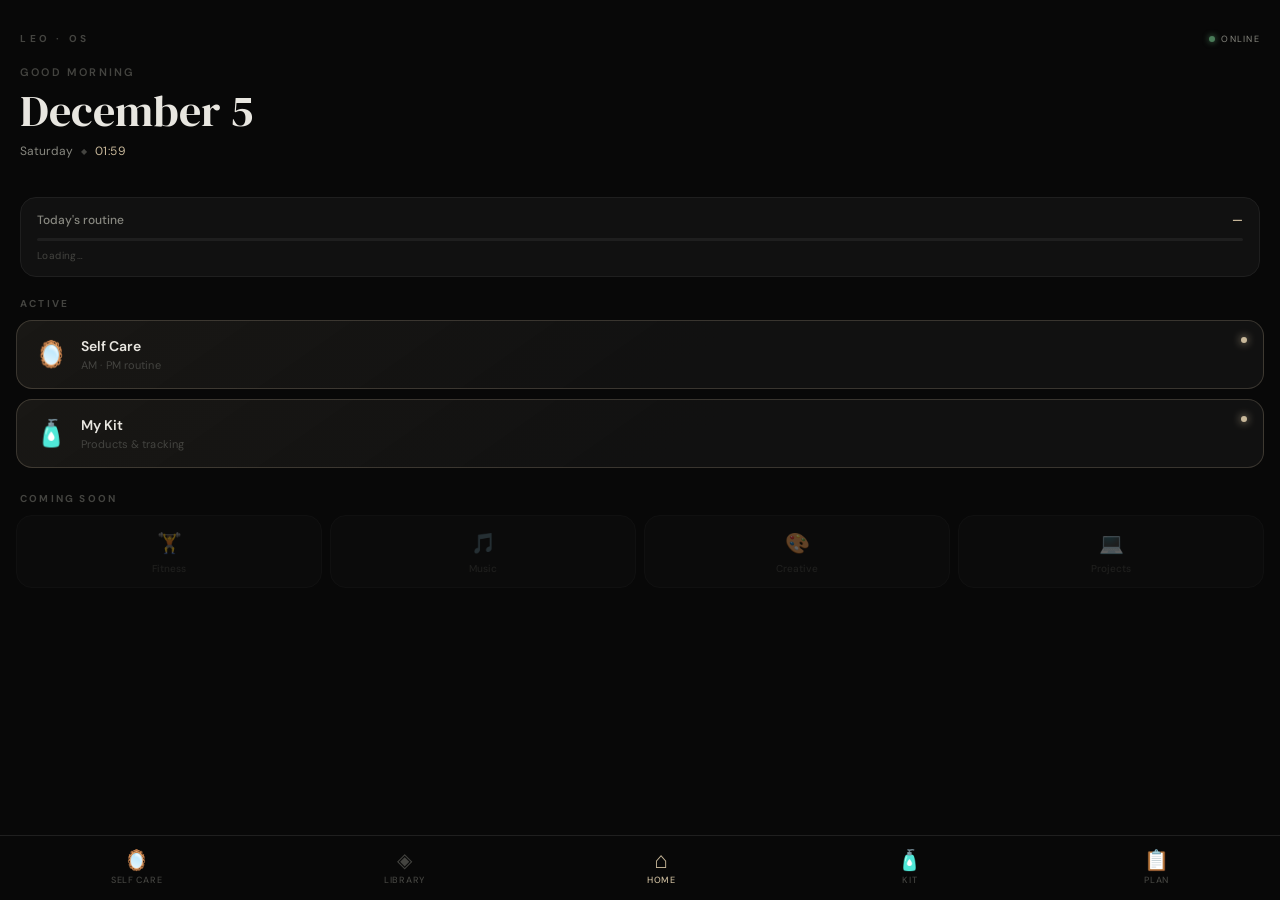
<file: index.html>
<!DOCTYPE html>
<html lang="en">
<head>
<meta charset="UTF-8">
<meta name="viewport" content="width=device-width, initial-scale=1.0, maximum-scale=1.0, user-scalable=no">
<meta name="mobile-web-app-capable" content="yes">
<meta name="apple-mobile-web-app-capable" content="yes">
<meta name="apple-mobile-web-app-status-bar-style" content="black-translucent">
<meta name="apple-mobile-web-app-title" content="LeoOS">
<meta name="theme-color" content="#080808">
<link rel="manifest" href="manifest.json">
<link rel="apple-touch-icon" href="icon.png">
<link rel="preconnect" href="https://fonts.googleapis.com">
<link href="https://fonts.googleapis.com/css2?family=DM+Sans:wght@300;400;500;600;700&family=DM+Serif+Display:ital@0;1&display=swap" rel="stylesheet">
<link rel="stylesheet" href="css/base.css">
<title>LeoOS</title>
<style>
/* ── HOME HUB ONLY ── */
.home-hero{padding:32px 20px 22px}
.home-sysbar{display:flex;align-items:center;justify-content:space-between;margin-bottom:20px}
.home-sys-id{font-size:10px;letter-spacing:0.36em;text-transform:uppercase;color:var(--text3);font-weight:700}
.home-sys-status{display:flex;align-items:center;gap:6px;font-size:9px;letter-spacing:0.14em;text-transform:uppercase;color:var(--text2)}
.sdot{width:6px;height:6px;border-radius:50%;background:var(--green);box-shadow:0 0 6px var(--green)}
.home-greeting{font-size:11px;color:var(--text3);letter-spacing:0.2em;text-transform:uppercase;margin-bottom:12px;font-weight:600}
.home-date{font-family:var(--serif);font-size:44px;color:var(--text);line-height:0.9;margin-bottom:12px}
.home-meta{display:flex;align-items:center;gap:8px;font-size:12px;color:var(--text2)}
.home-meta-sep{color:var(--text3);font-size:8px}
.home-clock{font-variant-numeric:tabular-nums;color:var(--accent);letter-spacing:0.04em}
/* today bar */
.home-today-bar{margin:16px 20px 0;background:var(--bg2);border:0.5px solid var(--border);border-radius:16px;padding:14px 16px;cursor:pointer;transition:all 0.2s}
.home-today-bar:active{transform:scale(0.99);background:var(--bg3)}
.home-today-top{display:flex;align-items:center;justify-content:space-between;margin-bottom:10px}
.home-today-label{font-size:12px;color:var(--text2);font-weight:500}
.home-today-count{font-size:12px;color:var(--accent);font-weight:600}
.home-today-track{height:3px;background:var(--border);border-radius:3px}
.home-today-fill{height:100%;border-radius:3px;background:var(--accent);transition:width 0.6s cubic-bezier(0.4,0,0.2,1)}
.home-today-sub{font-size:10px;color:var(--text3);margin-top:8px;letter-spacing:0.04em}
/* alerts */
.home-alerts{padding:12px 20px 0}
.alert-card{display:flex;align-items:center;gap:10px;padding:10px 14px;background:var(--bg2);border:0.5px solid var(--border);border-radius:12px;margin-bottom:8px;cursor:pointer;transition:all 0.2s}
.alert-card:active{transform:scale(0.98)}
.alert-icon{font-size:15px;flex-shrink:0}
.alert-text{flex:1}
.alert-title{font-size:12px;color:var(--text);font-weight:500}
.alert-sub{font-size:10px;color:var(--text3);margin-top:1px}
.alert-dot{width:7px;height:7px;border-radius:50%;flex-shrink:0}
.alert-dot-empty{background:var(--red)}
.alert-dot-low{background:var(--yellow)}
/* section label */
.home-section-label{font-size:10px;letter-spacing:0.22em;text-transform:uppercase;color:var(--text3);font-weight:700;padding:20px 20px 10px}
/* hub bottom bar */
.hub-bar{display:flex;justify-content:center;align-items:center;padding:14px 0 calc(14px + var(--safe-bot));border-top:0.5px solid var(--border);background:var(--bg);flex-shrink:0}
.hub-home-btn{display:flex;flex-direction:column;align-items:center;gap:4px;background:none;border:none;cursor:pointer;padding:4px 28px;color:var(--accent);font-family:var(--sans)}
.hub-home-icon{font-size:20px;line-height:1}
.hub-home-label{font-size:9px;letter-spacing:0.1em;text-transform:uppercase;font-weight:600;color:var(--accent)}
.home-grid{padding:0 16px 4px;display:grid;grid-template-columns:1fr 1fr;gap:10px}
.home-grid-locked{padding:0 16px 40px;display:grid;grid-template-columns:repeat(4,1fr);gap:8px}
.home-card{position:relative;background:var(--bg2);border:0.5px solid var(--border);border-radius:16px;cursor:pointer;transition:all 0.2s;overflow:hidden}
.home-card:active{transform:scale(0.98);background:var(--bg3)}
.home-card.wide{grid-column:span 2;padding:16px 18px}
.home-card-inner{display:flex;align-items:center;gap:14px}
.home-card-icon{font-size:26px;flex-shrink:0}
.home-card-title{font-size:14px;font-weight:600;color:var(--text);margin-bottom:3px}
.home-card-sub{font-size:11px;color:var(--text3);letter-spacing:0.01em}
.home-card.live{background:linear-gradient(145deg,rgba(200,184,154,0.09) 0%,var(--bg2) 55%);border-color:rgba(200,184,154,0.22)}
.home-card.live::after{content:'';position:absolute;top:16px;right:16px;width:6px;height:6px;border-radius:50%;background:var(--accent);box-shadow:0 0 8px var(--accent)}
.home-card.locked{opacity:0.38;padding:14px 8px 12px;text-align:center;cursor:default}
.home-card.locked .home-card-icon{font-size:20px;display:block;margin-bottom:6px}
.home-card.locked .home-card-title{font-size:10px;color:var(--text3);font-weight:500;margin:0}
</style>
</head>
<body>
<div class="app">
  <div class="page">
    <div class="scroll">

      <div class="home-hero">
        <div class="home-sysbar">
          <div class="home-sys-id">Leo · OS</div>
          <div class="home-sys-status"><span class="sdot"></span>online</div>
        </div>
        <div class="home-greeting">good <span id="timeGreeting">morning</span></div>
        <div class="home-date" id="homeDate"></div>
        <div class="home-meta">
          <span id="homeDay"></span>
          <span class="home-meta-sep">◆</span>
          <span class="home-clock" id="homeClock">--:--</span>
        </div>
      </div>

      <!-- Today's routine progress -->
      <div class="home-today-bar" onclick="location.href='self-care/index.html'">
        <div class="home-today-top">
          <div class="home-today-label">Today's routine</div>
          <div class="home-today-count" id="homeTodayCount">—</div>
        </div>
        <div class="home-today-track">
          <div class="home-today-fill" id="homeTodayFill" style="width:0%"></div>
        </div>
        <div class="home-today-sub" id="homeTodaySub">Loading…</div>
      </div>

      <!-- Alerts -->
      <div id="homeAlerts"></div>

      <!-- Active pillars -->
      <div class="home-section-label">Active</div>
      <div class="home-grid">
        <div class="home-card live wide" onclick="location.href='self-care/index.html'">
          <div class="home-card-inner">
            <span class="home-card-icon">🪞</span>
            <div>
              <div class="home-card-title">Self Care</div>
              <div class="home-card-sub">AM · PM routine</div>
            </div>
          </div>
        </div>
        <div class="home-card live wide" onclick="location.href='self-care/kit.html'">
          <div class="home-card-inner">
            <span class="home-card-icon">🧴</span>
            <div>
              <div class="home-card-title">My Kit</div>
              <div class="home-card-sub">Products & tracking</div>
            </div>
          </div>
        </div>
      </div>

      <!-- Locked pillars -->
      <div class="home-section-label">Coming soon</div>
      <div class="home-grid-locked">
        <div class="home-card locked">
          <div class="home-card-icon">🏋️</div>
          <div class="home-card-title">Fitness</div>
        </div>
        <div class="home-card locked">
          <div class="home-card-icon">🎵</div>
          <div class="home-card-title">Music</div>
        </div>
        <div class="home-card locked">
          <div class="home-card-icon">🎨</div>
          <div class="home-card-title">Creative</div>
        </div>
        <div class="home-card locked">
          <div class="home-card-icon">💻</div>
          <div class="home-card-title">Projects</div>
        </div>
      </div>

    </div>
  </div>
  <nav class="navbar">
    <button class="nav-btn" onclick="location.href='self-care/index.html'"><span class="nav-icon">🪞</span><span class="nav-label">Self Care</span></button>
    <button class="nav-btn" onclick="location.href='self-care/library.html'"><span class="nav-icon">◈</span><span class="nav-label">Library</span></button>
    <button class="nav-btn active" style="pointer-events:none"><span class="nav-icon">⌂</span><span class="nav-label">Home</span></button>
    <button class="nav-btn" onclick="location.href='self-care/kit.html'"><span class="nav-icon">🧴</span><span class="nav-label">Kit</span></button>
    <button class="nav-btn" onclick="location.href='self-care/plan.html'"><span class="nav-icon">📋</span><span class="nav-label">Plan</span></button>
  </nav>
  <div class="toast" id="toast"></div>
</div>

<script src="js/core.js"></script>
<script>
// ── HOME INIT ─────────────────────────────────────────────────────────────────
(function() {
  const h = now.getHours();
  document.getElementById('timeGreeting').textContent = h < 12 ? 'morning' : h < 17 ? 'afternoon' : 'evening';
  document.getElementById('homeDate').textContent = MONTHS[now.getMonth()] + ' ' + now.getDate();
  document.getElementById('homeDay').textContent = todayFull;
  startClock();
  loadTodayProgress();
  loadAlerts();
})();

let _clockTimer;
function startClock() {
  const tick = () => {
    const el = document.getElementById('homeClock');
    if (!el) return;
    const d = new Date();
    el.textContent = String(d.getHours()).padStart(2,'0') + ':' + String(d.getMinutes()).padStart(2,'0');
  };
  tick();
  _clockTimer = setInterval(tick, 10000);
}

async function loadTodayProgress() {
  const countEl = document.getElementById('homeTodayCount');
  const fillEl  = document.getElementById('homeTodayFill');
  const subEl   = document.getElementById('homeTodaySub');
  try {
    const schedules = await api('schedules', '?is_active=eq.true&limit=1');
    const sched = schedules?.[0];
    if (!sched) { subEl.textContent = 'No schedule set up yet'; countEl.textContent = ''; return; }
    const allSessions = await api('schedule_sessions', `?schedule_id=eq.${sched.id}&order=display_order.asc`);
    const d = new Date(), dow = d.getDay(), dom = d.getDate(), dateStr = getDateStr(d);
    const sessions = (allSessions || []).filter(s => {
      if (s.rule_type === 'daily')   return true;
      if (s.rule_type === 'weekly')  return (s.rule_days || []).includes(dow);
      if (s.rule_type === 'monthly') return dom === s.rule_day_of_month;
      if (s.rule_type === 'once')    return s.rule_date === dateStr;
      return false;
    });
    if (!sessions.length) { subEl.textContent = 'Free day — nothing scheduled'; countEl.textContent = ''; fillEl.style.width = '0%'; return; }
    let total = 0, done = 0, names = [];
    for (const session of sessions) {
      const items = await api('session_items', `?session_id=eq.${session.id}&order=order_index.asc`).catch(() => []);
      for (const item of items || []) {
        if (item.item_type === 'routine' && item.routine_id) {
          const rcs = await api('routine_care_steps', `?routine_id=eq.${item.routine_id}&order=order_index.asc&select=order_index,care_steps(name)`).catch(() => []);
          (rcs || []).forEach(s => names.push(s.care_steps?.name));
        } else if (item.item_type === 'step') { names.push(item.step_name); }
      }
      const log = await api('tracker_log', `?date=eq.${dateStr}&session_id=eq.${session.id}`).catch(() => []);
      const doneSet = new Set((log || []).filter(e => e.checked).map(e => e.step_name));
      done  += names.filter(n => doneSet.has(n)).length;
      total += names.length;
    }
    const pct = total > 0 ? Math.round(done / total * 100) : 0;
    countEl.textContent = total > 0 ? `${done}/${total}` : '';
    fillEl.style.width  = pct + '%';
    if (done >= total && total > 0) {
      fillEl.style.background = 'var(--green)';
      subEl.textContent = 'All done ✦';
    } else {
      subEl.textContent = sessions.map(s => `${s.icon || ''} ${s.name}`.trim()).join('  ·  ') || 'Tap to open routine';
    }
  } catch(e) {
    console.error('loadTodayProgress', e);
    subEl.textContent = 'Tap to open routine';
  }
}

async function loadAlerts() {
  const el = document.getElementById('homeAlerts');
  try {
    const data = await api('products', '?status=eq.Owned&order=name.asc');
    const alerts = [];
    (data || []).forEach(p => {
      if (p.stock === 'Empty') alerts.push({ type:'empty', icon:'🔴', title:p.name, sub:`${p.brand||''} · Out of stock` });
      else if (p.stock === 'Low') alerts.push({ type:'low', icon:'🟡', title:p.name, sub:`${p.brand||''} · Running low` });
    });
    if (!alerts.length) { el.innerHTML = ''; return; }
    el.innerHTML = '<div class="home-alerts">' + alerts.slice(0,4).map(a => `
      <div class="alert-card" onclick="location.href='self-care/library.html'">
        <span class="alert-icon">${a.icon}</span>
        <div class="alert-text">
          <div class="alert-title">${escHtml(a.title)}</div>
          <div class="alert-sub">${escHtml(a.sub)}</div>
        </div>
        <div class="alert-dot alert-dot-${a.type === 'empty' ? 'empty' : 'low'}"></div>
      </div>`).join('') + '</div>';
  } catch(e) { el.innerHTML = ''; }
}
</script>
</body>
</html>
</file>
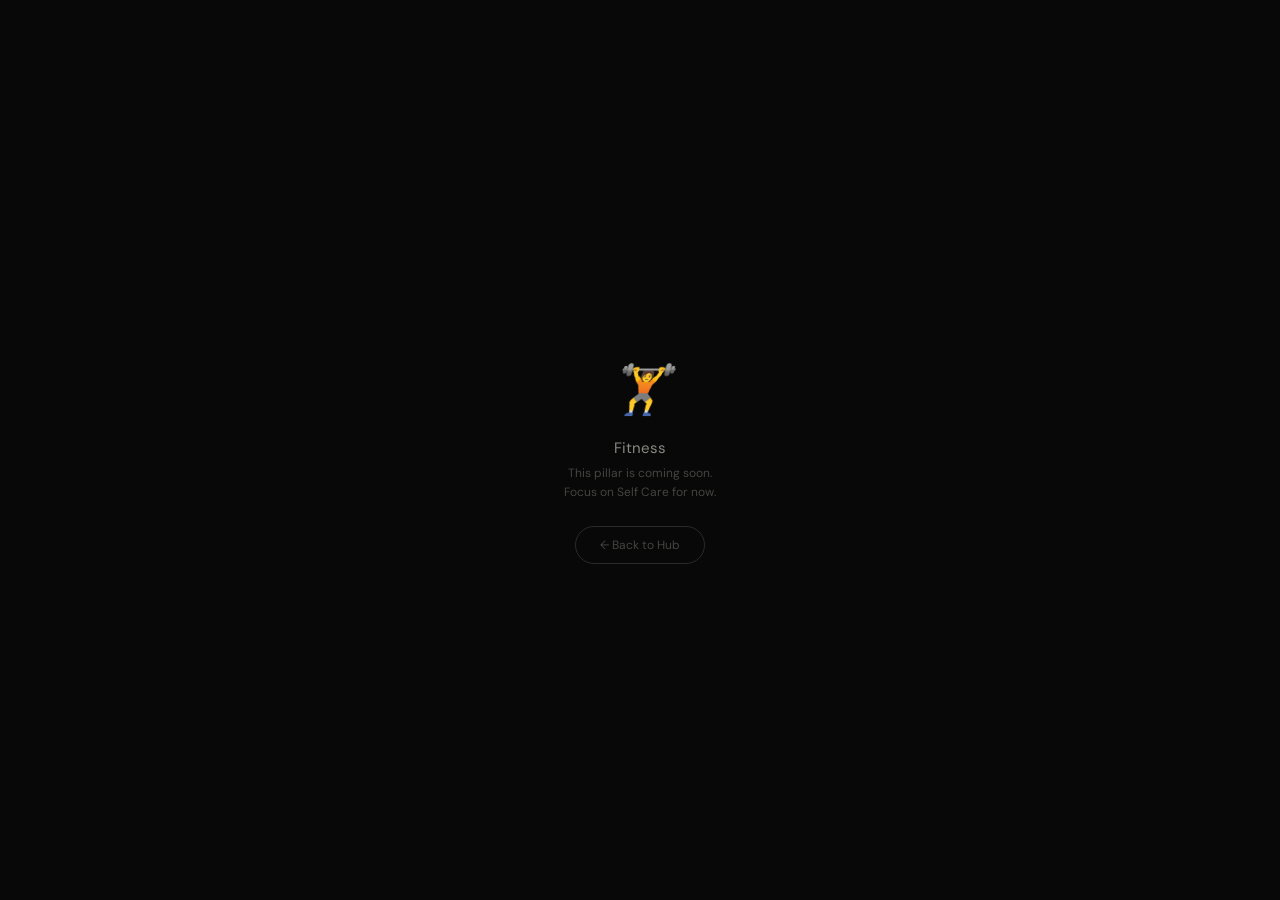
<file: creative/index.html>
<!DOCTYPE html>
<html lang="en">
<head>
<meta charset="UTF-8">
<meta name="viewport" content="width=device-width, initial-scale=1.0, maximum-scale=1.0, user-scalable=no">
<meta name="mobile-web-app-capable" content="yes">
<meta name="apple-mobile-web-app-capable" content="yes">
<meta name="apple-mobile-web-app-status-bar-style" content="black-translucent">
<meta name="theme-color" content="#080808">
<link rel="preconnect" href="https://fonts.googleapis.com">
<link href="https://fonts.googleapis.com/css2?family=DM+Sans:wght@300;400;500;600;700&family=DM+Serif+Display:ital@0;1&display=swap" rel="stylesheet">
<link rel="stylesheet" href="../css/base.css">
<title>Fitness — LeoOS</title>
</head>
<body>
<div class="app">
  <div class="page">
    <div class="empty-state" style="padding-top:80px">
      <div class="empty-glyph">🏋️</div>
      <div class="empty-title">Fitness</div>
      <div class="empty-sub">This pillar is coming soon.<br>Focus on Self Care for now.</div>
      <button onclick="goHub()" style="margin-top:24px;padding:10px 24px;border-radius:20px;border:0.5px solid var(--border2);background:transparent;color:var(--text3);font-size:12px;cursor:pointer;font-family:var(--sans)">← Back to Hub</button>
    </div>
  </div>
  <div class="toast" id="toast"></div>
</div>
<script src="../js/core.js"></script>
</body>
</html>
</file>
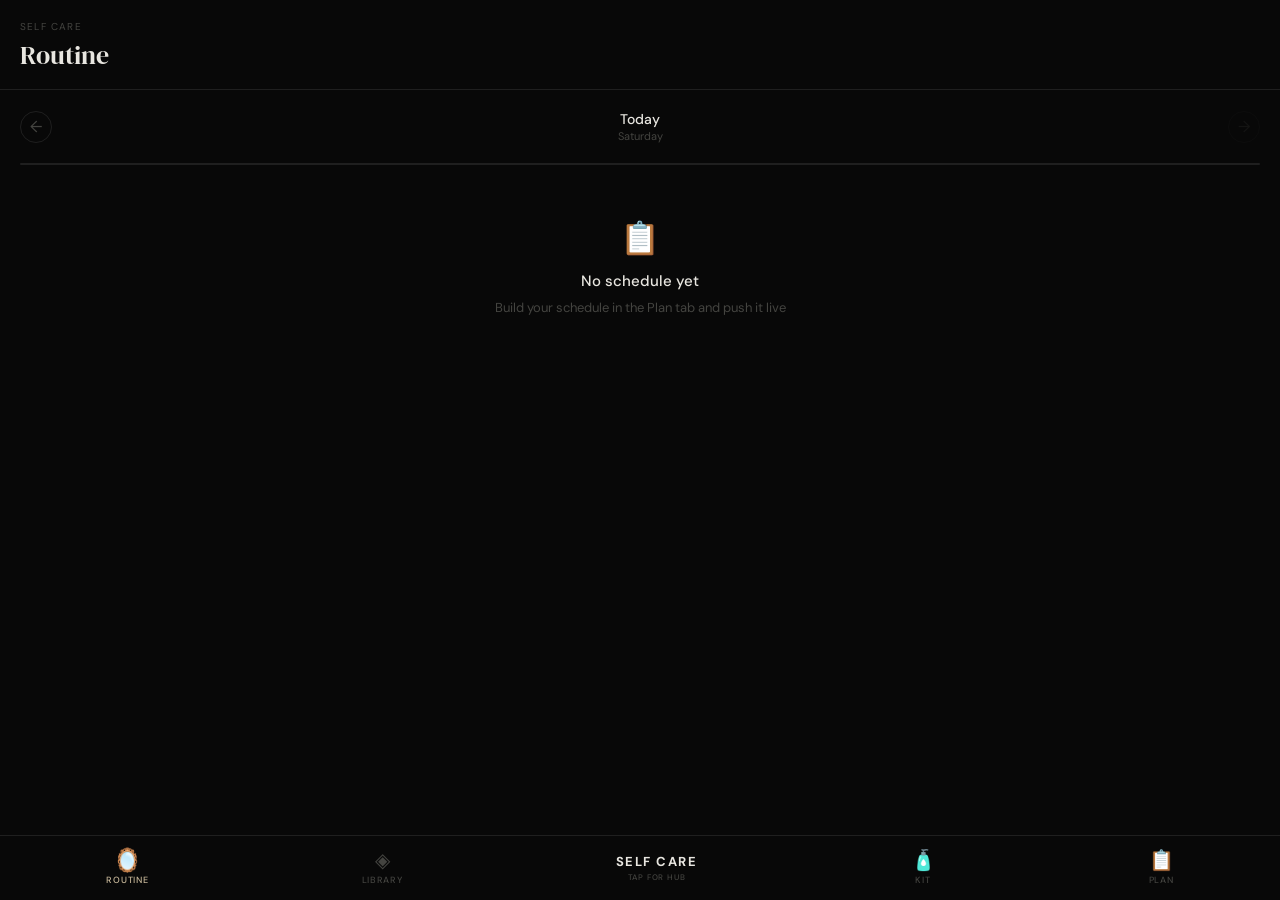
<file: self-care/index.html>
<!DOCTYPE html>
<html lang="en">
<head>
<meta charset="UTF-8">
<meta name="viewport" content="width=device-width, initial-scale=1.0, maximum-scale=1.0, user-scalable=no">
<meta name="mobile-web-app-capable" content="yes">
<meta name="apple-mobile-web-app-capable" content="yes">
<meta name="apple-mobile-web-app-status-bar-style" content="black-translucent">
<meta name="theme-color" content="#080808">
<link rel="preconnect" href="https://fonts.googleapis.com">
<link href="https://fonts.googleapis.com/css2?family=DM+Sans:wght@300;400;500;600;700&family=DM+Serif+Display:ital@0;1&display=swap" rel="stylesheet">
<link rel="stylesheet" href="../css/base.css">
<title>Self Care — LeoOS</title>
<style>
.session-tabs{display:flex;gap:6px;padding:10px 20px;overflow-x:auto;flex-shrink:0;-webkit-overflow-scrolling:touch}
.session-tabs::-webkit-scrollbar{display:none}
.session-tab{flex-shrink:0;padding:0 14px;height:28px;border-radius:16px;border:0.5px solid var(--border);background:transparent;color:var(--text3);font-size:11px;cursor:pointer;transition:all 0.2s;font-family:var(--sans);white-space:nowrap}
.session-tab.active{background:var(--bg3);color:var(--text);border-color:var(--border2)}
.date-nav{display:flex;align-items:center;padding:0 20px 14px;gap:12px;flex-shrink:0}
.date-arrow{background:none;border:0.5px solid var(--border);color:var(--text3);font-size:16px;width:32px;height:32px;border-radius:50%;cursor:pointer;display:flex;align-items:center;justify-content:center;transition:all 0.2s;flex-shrink:0;font-family:var(--sans)}
.date-arrow:active{background:var(--bg2);color:var(--text)}
.date-arrow:disabled{opacity:0.2;pointer-events:none}
.date-center{flex:1;text-align:center}
.date-nav-text{font-size:14px;color:var(--text);font-weight:500}
.date-nav-day{font-size:11px;color:var(--text3);margin-top:1px}
.progress-wrap{padding:0 20px 12px;flex-shrink:0}
.progress-info{display:flex;justify-content:space-between;margin-bottom:6px}
.progress-label{font-size:11px;color:var(--text3)}
.progress-track{height:2px;background:var(--border);border-radius:2px}
.progress-fill{height:100%;border-radius:2px;background:var(--accent);transition:width 0.4s cubic-bezier(0.4,0,0.2,1)}
.tracker-step{display:flex;align-items:center;gap:12px;padding:14px 20px;border-bottom:0.5px solid var(--border);cursor:pointer;transition:background 0.15s}
.tracker-step:active{background:var(--bg2)}
.tracker-step.checked .tracker-step-name{color:var(--text3);text-decoration:line-through}
.tracker-step-check{width:22px;height:22px;border-radius:50%;border:1.5px solid var(--border2);flex-shrink:0;display:flex;align-items:center;justify-content:center;transition:all 0.2s;font-size:11px;color:var(--bg)}
.tracker-step-check.checked{background:var(--accent);border-color:var(--accent)}
.tracker-step-name{font-size:13px;color:var(--text);flex:1}
.save-bar{padding:12px 20px calc(12px + var(--safe-bot));border-top:0.5px solid var(--border);flex-shrink:0;display:none}
.save-btn{width:100%;padding:14px;border-radius:14px;border:none;background:var(--accent);color:var(--bg);font-size:14px;font-weight:500;cursor:pointer;font-family:var(--sans)}
.done-overlay{display:none;flex-direction:column;align-items:center;justify-content:center;flex:1;padding:40px;text-align:center}
.done-glyph{font-family:var(--serif);font-size:64px;color:var(--accent);margin-bottom:20px;font-style:italic}
.done-title{font-family:var(--serif);font-size:24px;color:var(--text);margin-bottom:8px}
.done-sub{font-size:13px;color:var(--text3)}
</style>
</head>
<body>
<div class="app">
  <div class="page">
    <div class="page-header">
      <div class="page-label">Self Care</div>
      <div class="page-title">Routine</div>
    </div>
    <div class="session-tabs" id="sessionTabs"></div>
    <div class="date-nav">
      <button class="date-arrow" onclick="shiftDay(-1)">&#8592;</button>
      <div class="date-center">
        <div class="date-nav-text" id="routineDateText"></div>
        <div class="date-nav-day" id="routineDayBadge"></div>
      </div>
      <button class="date-arrow" onclick="shiftDay(1)" id="nextDayBtn">&#8594;</button>
    </div>
    <div class="progress-wrap">
      <div class="progress-info"><span id="progressLabel" class="progress-label"></span></div>
      <div class="progress-track"><div class="progress-fill" id="progressFill" style="width:0%"></div></div>
    </div>
    <div class="ptr-wrap" id="selfcarePtrWrap">
      <div class="ptr-indicator"><div class="ptr-spinner" id="selfcareSpinner"><div class="ptr-spinner-ring"></div></div></div>
      <div id="stepList" style="flex:1;overflow-y:auto;-webkit-overflow-scrolling:touch;min-height:0"></div>
    </div>
    <div class="save-bar" id="saveBar">
      <button class="save-btn" id="saveBtn" onclick="saveRoutine()">Save</button>
    </div>
    <div class="done-overlay" id="doneOverlay">
      <div class="done-glyph">✦</div>
      <div class="done-title">All done.</div>
      <div class="done-sub" id="doneSubtext"></div>
    </div>
  </div>
  <nav class="navbar">
    <button class="nav-btn active" onclick="location.href='index.html'"><span class="nav-icon">🪞</span><span class="nav-label">Routine</span></button>
    <button class="nav-btn" onclick="location.href='library.html'"><span class="nav-icon">◈</span><span class="nav-label">Library</span></button>
    <button class="nav-btn nav-hub" onclick="goHub()"><span class="nav-icon">Self Care</span><span class="nav-label">tap for hub</span></button>
    <button class="nav-btn" onclick="location.href='kit.html'"><span class="nav-icon">🧴</span><span class="nav-label">Kit</span></button>
    <button class="nav-btn" onclick="location.href='plan.html'"><span class="nav-icon">📋</span><span class="nav-label">Plan</span></button>
  </nav>
  <div class="toast" id="toast"></div>
</div>
<script src="../js/core.js"></script>
<script>
let viewDate = new Date(now);
let isToday = true;
let trackerSessions = [];
let currentSessionId = null;
let trackerSteps = [];
let stepState = {};
let hasChanges = false;

(async function init() {
  updateDateNav();
  await loadTrackerSessions();
  setupPTR('selfcarePtrWrap','stepList','selfcareSpinner', async () => {
    currentSessionId = null;
    await loadTrackerSessions();
  });
})();

async function loadTrackerSessions() {
  try {
    const schedules = await api('schedules','?is_active=eq.true&limit=1');
    const sched = schedules?.[0];
    if(!sched) { renderNoSchedule(); return; }
    const allSessions = await api('schedule_sessions',`?schedule_id=eq.${sched.id}&order=display_order.asc`);
    if(!allSessions?.length) { renderNoSchedule(); return; }
    const dow=viewDate.getDay(), dom=viewDate.getDate(), dateStr=getDateStr(viewDate);
    trackerSessions = allSessions.filter(s => {
      if(s.rule_type==='daily') return true;
      if(s.rule_type==='weekly') return (s.rule_days||[]).includes(dow);
      if(s.rule_type==='monthly') return dom===s.rule_day_of_month;
      if(s.rule_type==='once') return s.rule_date===dateStr;
      return false;
    });
    if(!trackerSessions.length) { renderNoSessionsToday(); return; }
    const tabs = document.getElementById('sessionTabs');
    tabs.innerHTML = trackerSessions.map(s =>
      `<button class="session-tab${currentSessionId===s.id?' active':''}" id="ttab-${s.id}" onclick="setTrackerSession('${s.id}')">${s.icon||''} ${s.name}</button>`
    ).join('');
    if(!currentSessionId || !trackerSessions.find(s=>s.id===currentSessionId)) currentSessionId = trackerSessions[0].id;
    document.querySelectorAll('.session-tab').forEach(t=>t.classList.remove('active'));
    document.getElementById('ttab-'+currentSessionId)?.classList.add('active');
    await loadTrackerSteps();
  } catch(e) { console.error(e); renderNoSchedule(); }
}

function renderNoSchedule() {
  document.getElementById('sessionTabs').innerHTML='';
  document.getElementById('stepList').innerHTML='<div style="padding:40px 20px;text-align:center"><div style="font-size:32px;margin-bottom:12px">📋</div><div style="font-size:15px;font-weight:500;color:var(--text);margin-bottom:8px">No schedule yet</div><div style="font-size:13px;color:var(--text3)">Build your schedule in the Plan tab and push it live</div></div>';
  document.getElementById('progressFill').style.width='0%';
}

function renderNoSessionsToday() {
  document.getElementById('sessionTabs').innerHTML='';
  const day = viewDate.toLocaleDateString('en',{weekday:'long'});
  document.getElementById('stepList').innerHTML=`<div style="padding:40px 20px;text-align:center"><div style="font-size:32px;margin-bottom:12px">✨</div><div style="font-size:15px;font-weight:500;color:var(--text);margin-bottom:8px">Free ${day}</div><div style="font-size:13px;color:var(--text3)">No sessions scheduled today</div></div>`;
  document.getElementById('progressFill').style.width='0%';
  document.getElementById('progressLabel').textContent='';
}

async function setTrackerSession(sessionId) {
  if(currentSessionId===sessionId) return;
  const list=document.getElementById('stepList');
  list.style.transition='opacity 0.3s ease'; list.style.opacity='0';
  setTimeout(async()=>{
    currentSessionId=sessionId;
    document.querySelectorAll('.session-tab').forEach(t=>t.classList.remove('active'));
    document.getElementById('ttab-'+sessionId)?.classList.add('active');
    await loadTrackerSteps();
    list.style.opacity='1';
  },300);
}

async function loadTrackerSteps() {
  const session=trackerSessions.find(s=>s.id===currentSessionId); if(!session) return;
  const list=document.getElementById('stepList');
  list.innerHTML='<div class="loading"><div class="loading-dot"></div><div class="loading-dot"></div><div class="loading-dot"></div></div>';
  const items=await api('session_items',`?session_id=eq.${session.id}&order=order_index.asc`).catch(()=>[]);
  trackerSteps=[];
  for(const item of items||[]) {
    if(item.item_type==='routine'&&item.routine_id) {
      const rcs=await api('routine_care_steps',`?routine_id=eq.${item.routine_id}&order=order_index.asc&select=order_index,care_steps(name,product_id)`).catch(()=>[]);
      (rcs||[]).forEach(s=>trackerSteps.push({name:s.care_steps?.name, product_id:s.care_steps?.product_id}));
    } else if(item.item_type==='step') trackerSteps.push({name:item.step_name,product_id:item.product_id});
  }
  const dateStr=getDateStr(viewDate);
  const existing=await api('tracker_log',`?date=eq.${dateStr}&session_id=eq.${session.id}`).catch(()=>[]);
  stepState={};
  (existing||[]).forEach(e=>{stepState[e.step_name]=e.checked?'done':'pending';});
  hasChanges=false;
  renderTrackerSteps();
  document.getElementById('saveBar').style.display='none';
}

function renderTrackerSteps() {
  const list=document.getElementById('stepList'); if(!list) return;
  if(!trackerSteps.length) {
    list.innerHTML='<div style="padding:40px 20px;text-align:center;font-size:13px;color:var(--text3)">No steps yet — add them in the Plan tab.</div>';
    document.getElementById('progressFill').style.width='0%';
    document.getElementById('progressLabel').textContent='';
    return;
  }
  const done=trackerSteps.filter(s=>stepState[s.name]==='done').length;
  const total=trackerSteps.length;
  document.getElementById('progressFill').style.width=Math.round(done/total*100)+'%';
  document.getElementById('progressLabel').textContent=`${done} / ${total}`;
  list.innerHTML=trackerSteps.map(s=>{
    const checked=stepState[s.name]==='done';
    return `<div class="tracker-step${checked?' checked':''}" onclick="toggleStep(this)" data-step="${s.name.replace(/"/g,'&quot;')}">
      <div class="tracker-step-check${checked?' checked':''}">${checked?'✓':''}</div>
      <div class="tracker-step-name">${escHtml(s.name)}</div>
    </div>`;
  }).join('');
  document.getElementById('doneOverlay').style.display=(done===total&&total>0)?'flex':'none';
  if(done===total&&total>0) document.getElementById('doneSubtext').textContent=`${total} steps completed`;
}

function toggleStep(el) {
  const stepName=el.dataset.step;
  stepState[stepName]=stepState[stepName]==='done'?'pending':'done';
  hasChanges=true;
  document.getElementById('saveBar').style.display='flex';
  renderTrackerSteps();
}

async function saveRoutine() {
  if(!hasChanges) return;
  const btn=document.getElementById('saveBtn');
  btn.disabled=true; btn.textContent='Saving…';
  const session=trackerSessions.find(s=>s.id===currentSessionId); if(!session){btn.disabled=false;return;}
  const dateStr=getDateStr(viewDate);
  await fetch(`${SUPABASE_URL}/rest/v1/tracker_log?date=eq.${dateStr}&session_id=eq.${session.id}`,{method:'DELETE',headers:{'apikey':SUPABASE_KEY,'Authorization':`Bearer ${SUPABASE_KEY}`}});
  const entries=trackerSteps.map(s=>({date:dateStr,session_id:session.id,step_name:s.name,product_id:s.product_id||null,checked:stepState[s.name]==='done',checked_at:stepState[s.name]==='done'?new Date().toISOString():null}));
  const ok=await apiPost('tracker_log',entries);
  btn.disabled=false;
  if(ok){hasChanges=false;document.getElementById('saveBar').style.display='none';showToast(`✓ ${entries.filter(e=>e.checked).length} steps logged`);}
  else{btn.textContent='Save';showToast('Something went wrong');}
}

function updateDateNav() {
  const today=new Date(now);
  isToday=getDateStr(viewDate)===getDateStr(today);
  document.getElementById('nextDayBtn').disabled=isToday;
  document.getElementById('routineDateText').textContent=isToday?'Today':viewDate.toLocaleDateString('en',{month:'short',day:'numeric'});
  document.getElementById('routineDayBadge').textContent=viewDate.toLocaleDateString('en',{weekday:'long'});
}

function shiftDay(dir) {
  viewDate.setDate(viewDate.getDate()+dir);
  isToday=getDateStr(viewDate)===getDateStr(new Date(now));
  updateDateNav();
  const list=document.getElementById('stepList');
  list.style.transition='opacity 0.3s ease'; list.style.opacity='0';
  setTimeout(async()=>{ currentSessionId=null; await loadTrackerSessions(); list.style.opacity='1'; },300);
}
</script>
</body>
</html>
</file>
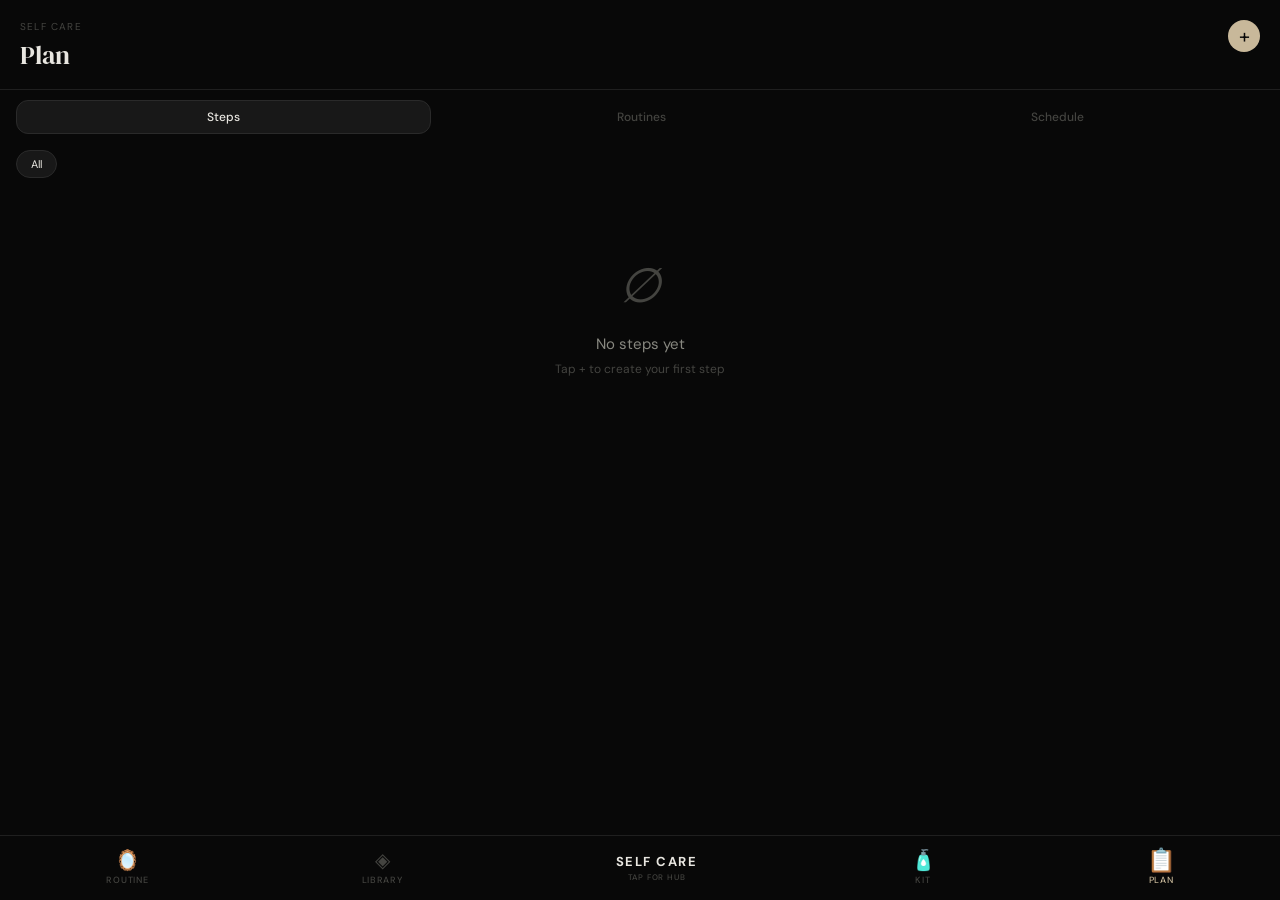
<file: self-care/plan.html>
<!DOCTYPE html>
<html lang="en">
<head>
<meta charset="UTF-8">
<meta name="viewport" content="width=device-width, initial-scale=1.0, maximum-scale=1.0, user-scalable=no">
<meta name="mobile-web-app-capable" content="yes">
<meta name="apple-mobile-web-app-capable" content="yes">
<meta name="apple-mobile-web-app-status-bar-style" content="black-translucent">
<meta name="theme-color" content="#080808">
<link rel="preconnect" href="https://fonts.googleapis.com">
<link href="https://fonts.googleapis.com/css2?family=DM+Sans:wght@300;400;500;600;700&family=DM+Serif+Display:ital@0;1&display=swap" rel="stylesheet">
<link rel="stylesheet" href="../css/base.css">
<title>Plan — LeoOS</title>
<style>
.plan-tabs{display:flex;gap:4px;padding:10px 16px 0;flex-shrink:0}
.plan-tab{flex:1;padding:8px 4px;border-radius:12px;border:none;background:transparent;color:var(--text3);font-size:12px;font-family:var(--sans);cursor:pointer;transition:all 0.2s;font-weight:500;text-align:center}
.plan-tab.active{background:var(--bg3);color:var(--text);border:0.5px solid var(--border2)}
.plan-pane{display:none;flex:1;overflow-y:auto;-webkit-overflow-scrolling:touch;padding:16px 16px 24px;min-height:0}
.plan-pane.active{display:block}
.plan-add-btn{background:var(--accent);border:none;color:var(--bg);width:32px;height:32px;border-radius:50%;font-size:20px;line-height:1;cursor:pointer;display:flex;align-items:center;justify-content:center;flex-shrink:0;font-family:var(--sans)}

/* STEPS LIBRARY */
.lib-filter-row{display:flex;gap:6px;padding:0 0 14px;margin:0;overflow-x:auto;flex-shrink:0;-webkit-overflow-scrolling:touch}
.lib-filter-row::-webkit-scrollbar{display:none}
.step-bp-section{margin-bottom:18px}
.step-bp-label{font-size:11px;color:var(--text3);text-transform:uppercase;letter-spacing:0.08em;margin-bottom:8px}
.step-row{display:flex;align-items:center;gap:10px;padding:12px 14px;background:var(--bg2);border:0.5px solid var(--border);border-radius:12px;margin-bottom:6px;cursor:pointer;transition:all 0.2s}
.step-row:active{background:var(--bg3)}
.step-row-info{flex:1;min-width:0}
.step-row-name{font-size:13px;color:var(--text);font-weight:500}
.step-row-product{font-size:11px;color:var(--accent);margin-top:2px}
.step-row-noproduct{color:var(--text3)}
.step-row-chevron{color:var(--text3);font-size:15px;flex-shrink:0}

/* ROUTINES */
.routine-multiselect-btn{background:var(--bg2);border:0.5px solid var(--border2);color:var(--text3);font-size:11px;padding:0 12px;height:32px;border-radius:16px;cursor:pointer;font-family:var(--sans);transition:all 0.2s;flex-shrink:0}
.routine-multiselect-btn.active{background:var(--accent);color:var(--bg);border-color:var(--accent)}
.routine-card{display:flex;align-items:center;gap:12px;background:var(--bg2);border:0.5px solid var(--border);border-radius:14px;padding:14px;margin-bottom:8px;cursor:pointer;transition:all 0.2s}
.routine-card:active{background:var(--bg3);transform:scale(0.99)}
.routine-card-selected{border-color:var(--accent);background:rgba(200,184,154,0.06)}
.routine-select-check{width:20px;height:20px;border-radius:50%;border:1.5px solid var(--border2);flex-shrink:0;display:flex;align-items:center;justify-content:center;font-size:11px;color:var(--bg);transition:all 0.2s}
.routine-select-check.checked{background:var(--accent);border-color:var(--accent)}
.routine-card-icon{font-size:22px;width:40px;height:40px;background:var(--bg3);border-radius:10px;display:flex;align-items:center;justify-content:center;flex-shrink:0}
.routine-card-info{flex:1;min-width:0}
.routine-card-name{font-size:14px;font-weight:500;color:var(--text)}
.routine-card-meta{font-size:11px;color:var(--text3);margin-top:3px}
.routine-card-badges{display:flex;flex-direction:column;gap:4px;align-items:flex-end;flex-shrink:0}
.routine-badge{font-size:9px;font-weight:700;text-transform:uppercase;letter-spacing:0.04em;padding:3px 8px;border-radius:8px;white-space:nowrap}
.routine-badge-live{background:rgba(74,124,89,0.2);color:#4a7c59}
.routine-badge-inactive{background:rgba(100,100,100,0.18);color:var(--text3)}
.routine-type-badge{font-size:9px;font-weight:600;padding:2px 7px;border-radius:8px;white-space:nowrap}
.routine-type-recurring{background:rgba(200,184,154,0.15);color:var(--accent)}
.routine-type-occasional{background:rgba(120,140,180,0.18);color:#8aa0c8}
.routine-push-bar{display:none;gap:8px;padding:10px 0 4px;position:sticky;bottom:0;background:var(--bg)}
.routine-push-btn{flex:1;padding:13px;border-radius:14px;border:none;background:var(--accent);color:var(--bg);font-size:13px;font-weight:600;cursor:pointer;font-family:var(--sans)}
.routine-push-btn:disabled{opacity:0.35;cursor:default}
.routine-uncommit-btn{flex:1;padding:13px;border-radius:14px;border:0.5px solid var(--border2);background:transparent;color:var(--text2);font-size:13px;font-weight:500;cursor:pointer;font-family:var(--sans)}
.routine-uncommit-btn:disabled{opacity:0.35;cursor:default}

/* ROUTINE BUILDER — picked steps */
.picked-step-row{display:flex;align-items:center;gap:10px;padding:10px 12px;background:var(--bg2);border:0.5px solid var(--border);border-radius:10px;margin-bottom:6px}
.picked-step-order{font-size:11px;color:var(--text3);width:16px;flex-shrink:0}
.picked-step-name{font-size:13px;color:var(--text);flex:1;min-width:0}
.picked-step-bp{font-size:10px;color:var(--text3);flex-shrink:0}
.picked-step-remove{background:none;border:none;color:var(--text3);font-size:16px;cursor:pointer;padding:0 2px;flex-shrink:0}

/* SCHEDULE */
.schedule-header-row{display:flex;align-items:center;justify-content:space-between;margin-bottom:14px}
.schedule-live-count{font-size:11px;color:var(--text3)}
.cal-header{display:flex;align-items:center;justify-content:space-between;margin-bottom:14px}
.cal-month-label{font-size:15px;font-weight:500;color:var(--text);font-family:var(--serif)}
.cal-nav-btn{background:var(--bg3);border:0.5px solid var(--border);color:var(--text2);width:28px;height:28px;border-radius:50%;font-size:14px;cursor:pointer;display:flex;align-items:center;justify-content:center}
.cal-grid{display:grid;grid-template-columns:repeat(7,1fr);gap:3px}
.cal-day-label{font-size:9px;color:var(--text3);text-align:center;padding-bottom:6px;text-transform:uppercase;letter-spacing:0.06em}
.cal-day{aspect-ratio:1;border-radius:8px;display:flex;flex-direction:column;align-items:center;justify-content:flex-start;padding:4px 2px;cursor:pointer;transition:background 0.15s;position:relative}
.cal-day:active{background:var(--bg3)}
.cal-day.today .cal-day-num{background:var(--accent);color:var(--bg);border-radius:50%;width:20px;height:20px;display:flex;align-items:center;justify-content:center}
.cal-day.other-month{cursor:default}
.cal-day-num{font-size:11px;color:var(--text2);line-height:1;margin-bottom:2px}
.cal-dots{display:flex;gap:2px;flex-wrap:wrap;justify-content:center;margin-top:1px}
.cal-dot{width:4px;height:4px;border-radius:50%}
.sched-session-card{display:flex;align-items:center;gap:12px;background:var(--bg2);border:0.5px solid var(--border);border-radius:14px;padding:14px;margin-bottom:8px}
.sched-session-icon{font-size:20px;width:38px;height:38px;background:var(--bg3);border-radius:10px;display:flex;align-items:center;justify-content:center;flex-shrink:0}
.sched-session-info{flex:1;min-width:0}
.sched-session-name{font-size:13px;font-weight:500;color:var(--text)}
.sched-session-rule{font-size:11px;color:var(--text3);margin-top:2px}

/* Subpage slide-in */
.planner-subpage{position:fixed;top:0;left:0;right:0;bottom:0;background:var(--bg);z-index:300;display:none;flex-direction:column;transform:translateX(100%);transition:transform 0.35s cubic-bezier(0.16,1,0.3,1)}
.planner-subpage.open{transform:translateX(0);display:flex}
.planner-subpage-header{display:flex;align-items:center;gap:12px;padding:calc(var(--safe-top) + 16px) 16px 12px;border-bottom:0.5px solid var(--border);flex-shrink:0}
.planner-back-btn{background:var(--bg3);border:0.5px solid var(--border2);color:var(--text2);padding:6px 12px;border-radius:12px;font-size:12px;cursor:pointer;font-family:var(--sans);display:flex;align-items:center;gap:4px}
.planner-subpage-title{font-family:var(--serif);font-size:18px;color:var(--text);flex:1;white-space:nowrap;overflow:hidden;text-overflow:ellipsis}
.planner-subpage-body{flex:1;overflow-y:auto;-webkit-overflow-scrolling:touch;padding:16px}

/* Detail stats (reused style) */
.detail-grid-2{display:grid;grid-template-columns:1fr 1fr;gap:8px}
.detail-stat{background:var(--bg2);border:0.5px solid var(--border);border-radius:10px;padding:10px 12px}
.detail-stat-label{font-size:10px;color:var(--text3);margin-bottom:4px;text-transform:uppercase;letter-spacing:0.06em}
.detail-stat-val{font-size:13px;color:var(--text2)}

/* Overlay sheets — shared form pattern */
.kit-flow-overlay{position:fixed;inset:0;background:rgba(0,0,0,0);z-index:400;display:none;align-items:flex-end;backdrop-filter:blur(0px);transition:background 0.35s ease,backdrop-filter 0.35s ease}
.kit-flow-overlay.open{display:flex}
.kit-flow-overlay.visible{background:rgba(0,0,0,0.75);backdrop-filter:blur(6px)}
.kit-flow-sheet{background:var(--bg);border-radius:24px 24px 0 0;width:100%;max-height:92vh;display:flex;flex-direction:column;overflow:hidden;padding-bottom:env(safe-area-inset-bottom,20px);position:relative;transform:translateY(100%);transition:transform 0.45s cubic-bezier(0.16,1,0.3,1)}
.kit-flow-overlay.visible .kit-flow-sheet{transform:translateY(0)}
.kit-flow-header{display:flex;align-items:center;justify-content:space-between;padding:16px 20px;border-bottom:0.5px solid var(--border);flex-shrink:0}
.kit-flow-title{font-family:var(--serif);font-size:20px;color:var(--text)}
.kit-flow-body{flex:1;overflow-y:auto;-webkit-overflow-scrolling:touch;overflow-x:hidden;min-height:0;padding:16px 20px 20px}
.kit-flow-body::-webkit-scrollbar{display:none}
.kit-flow-footer{padding:12px 20px;border-top:0.5px solid var(--border)}
.kit-save-btn{width:100%;padding:14px;border-radius:14px;border:none;background:var(--accent);color:var(--bg);font-size:14px;font-weight:500;cursor:pointer;font-family:var(--sans)}

/* PRODUCT PICKER (multi-select, Library-style cards) */
.picker-search-wrap{padding:0 0 12px}
.picker-search-inner{display:flex;align-items:center;background:var(--bg2);border:0.5px solid var(--border);border-radius:12px;padding:0 14px;gap:10px}
.picker-search-icon{font-size:16px;color:var(--text3)}
.picker-search{flex:1;background:transparent;border:none;outline:none;color:var(--text);font-size:14px;padding:10px 0;font-family:var(--sans)}
.picker-search::placeholder{color:var(--text3)}
.picker-grid{display:grid;grid-template-columns:1fr 1fr 1fr;gap:8px}
.picker-card{position:relative;background:var(--bg2);border:0.5px solid var(--border);border-radius:14px;overflow:hidden;cursor:pointer;transition:all 0.2s}
.picker-card:active{transform:scale(0.97);background:var(--bg3)}
.picker-card-selected{border-color:var(--accent)}
.picker-card-cover{width:100%;aspect-ratio:1/1;background:transparent;display:flex;align-items:center;justify-content:center;overflow:hidden;position:relative}
.picker-card-cover img{width:100%;height:100%;object-fit:contain}
.picker-card-placeholder{font-size:32px;color:var(--text3)}
.picker-card-check{position:absolute;top:6px;right:6px;width:20px;height:20px;border-radius:50%;background:var(--accent);color:var(--bg);font-size:11px;display:flex;align-items:center;justify-content:center;font-weight:700}
.picker-card-info{padding:6px 8px 8px}
.picker-card-name{font-size:10px;font-weight:500;color:var(--text);white-space:nowrap;overflow:hidden;text-overflow:ellipsis}
.picker-card-brand{font-size:9px;color:var(--text3);white-space:nowrap;overflow:hidden;text-overflow:ellipsis}
.picker-done-btn{width:100%;padding:14px;border-radius:14px;border:none;background:var(--accent);color:var(--bg);font-size:14px;font-weight:600;cursor:pointer;font-family:var(--sans)}

/* GENERIC ACTION BUTTON (used by step/routine detail pages) */
.form-next-btn{width:100%;padding:14px;border-radius:14px;border:none;background:var(--accent);color:var(--bg);font-size:14px;font-weight:600;cursor:pointer;font-family:var(--sans);transition:all 0.2s}
.form-next-btn:active{opacity:0.85}
.form-next-btn.secondary{background:transparent;border:0.5px solid var(--border2);color:var(--text2)}

/* STEP DETAIL PAGE */
.step-detail-hero{margin-bottom:24px}
.step-detail-bp-label{font-size:10px;letter-spacing:0.18em;text-transform:uppercase;color:var(--text3);font-weight:700;margin-bottom:8px}
.step-detail-tag{display:inline-flex;align-items:center;gap:8px;background:var(--bg2);border:0.5px solid var(--border);border-radius:20px;padding:8px 16px}
.step-detail-tag-icon{font-size:16px}
.step-detail-tag-text{font-size:13px;font-weight:500;color:var(--text)}
.plan-section-label{font-size:10px;letter-spacing:0.18em;text-transform:uppercase;color:var(--text3);font-weight:700;margin-bottom:10px}
.linked-product-card{display:flex;align-items:center;gap:12px;background:var(--bg2);border:0.5px solid var(--border);border-radius:14px;padding:12px;margin-bottom:8px;cursor:pointer;transition:all 0.2s}
.linked-product-card:active{background:var(--bg3);transform:scale(0.99)}
.linked-product-thumb{width:46px;height:46px;border-radius:10px;background:var(--bg3);flex-shrink:0;overflow:hidden;display:flex;align-items:center;justify-content:center;font-size:20px}
.linked-product-thumb img{width:100%;height:100%;object-fit:contain}
.linked-product-info{flex:1;min-width:0}
.linked-product-name{font-size:13px;font-weight:500;color:var(--text);white-space:nowrap;overflow:hidden;text-overflow:ellipsis}
.linked-product-brand{font-size:11px;color:var(--text3);margin-top:2px}
.linked-product-chevron{color:var(--text3);font-size:16px;flex-shrink:0}
.plan-detail-actions{display:flex;flex-direction:column;gap:10px;margin-top:8px}
.plan-action-btn{width:100%;padding:14px;border-radius:14px;border:0.5px solid var(--border2);background:var(--bg2);color:var(--text2);font-size:13px;font-weight:500;cursor:pointer;font-family:var(--sans);transition:all 0.2s}
.plan-action-btn:active{background:var(--bg3)}
.plan-action-danger{color:#c45;border-color:rgba(180,60,60,0.3)}

/* LIGHTWEIGHT PRODUCT PREVIEW (inline, read-only) */
.preview-hero{display:flex;gap:14px;margin-bottom:20px}
.preview-hero-img{width:90px;height:90px;flex-shrink:0;border-radius:12px;background:var(--bg2);overflow:hidden;display:flex;align-items:center;justify-content:center}
.preview-hero-img img{width:100%;height:100%;object-fit:contain}
.preview-hero-placeholder{font-size:32px;color:var(--text3)}
.preview-hero-info{flex:1;min-width:0;display:flex;flex-direction:column;justify-content:center;gap:3px}
.preview-hero-category{font-size:10px;color:var(--text3);letter-spacing:0.08em;text-transform:uppercase}
.preview-hero-name{font-family:var(--serif);font-size:18px;color:var(--text);line-height:1.2}
.preview-hero-brand{font-size:12px;color:var(--text2)}
.preview-hero-rating{font-size:12px;color:var(--accent);margin-top:2px}
.preview-section{margin-bottom:16px}
.preview-section-title{font-size:10px;color:var(--text3);letter-spacing:0.1em;text-transform:uppercase;margin-bottom:8px}
.preview-text{font-size:13px;color:var(--text2);line-height:1.6}
.preview-price-row{display:flex;align-items:center;justify-content:space-between;padding:10px 12px;background:var(--bg2);border:0.5px solid var(--border);border-radius:10px;margin-bottom:6px}
.preview-price-source{font-size:12px;color:var(--text2)}
.preview-price-val{font-size:13px;color:var(--accent);font-weight:500}
.preview-open-library-btn{width:100%;padding:13px;border-radius:14px;border:0.5px solid var(--border2);background:transparent;color:var(--text2);font-size:13px;font-weight:500;cursor:pointer;font-family:var(--sans);margin-top:6px}
</style>
</head>
<body>
<div class="app">
  <div class="page">
    <div class="page-header" style="display:flex;align-items:flex-start;justify-content:space-between">
      <div><div class="page-label">Self Care</div><div class="page-title">Plan</div></div>
      <button class="plan-add-btn" id="planAddBtn" onclick="handlePlanAdd()">+</button>
    </div>
    <div class="plan-tabs">
      <button class="plan-tab active" data-tab="steps" onclick="switchPlanTab('steps')">Steps</button>
      <button class="plan-tab" data-tab="routines" onclick="switchPlanTab('routines')">Routines</button>
      <button class="plan-tab" data-tab="schedule" onclick="switchPlanTab('schedule')">Schedule</button>
    </div>

    <!-- STEPS PANE -->
    <div class="plan-pane active" id="planPane-steps">
      <div class="lib-filter-row" id="stepsBodyPartFilter"></div>
      <div id="stepsLibraryList"></div>
    </div>

    <!-- ROUTINES PANE -->
    <div class="plan-pane" id="planPane-routines">
      <div style="display:flex;justify-content:flex-end;margin-bottom:12px">
        <button class="routine-multiselect-btn" id="routineMultiSelectBtn" onclick="toggleRoutineMultiSelect()">Select</button>
      </div>
      <div id="routinesList"></div>
      <div class="routine-push-bar" id="routinePushBar">
        <button class="routine-uncommit-btn" id="routineUncommitBtn" onclick="uncommitSelectedRoutines()" disabled>Uncommit</button>
        <button class="routine-push-btn" id="routinePushBtn" onclick="pushSelectedRoutines()" disabled>Push</button>
      </div>
    </div>

    <!-- SCHEDULE PANE -->
    <div class="plan-pane" id="planPane-schedule">
      <div class="schedule-header-row">
        <div class="schedule-live-count" id="scheduleLiveCount"></div>
      </div>
      <div class="cal-header">
        <button class="cal-nav-btn" onclick="shiftScheduleCalMonth(-1)">‹</button>
        <div class="cal-month-label" id="scheduleCalLabel"></div>
        <button class="cal-nav-btn" onclick="shiftScheduleCalMonth(1)">›</button>
      </div>
      <div class="cal-grid" style="margin-bottom:4px">
        <div class="cal-day-label">S</div><div class="cal-day-label">M</div><div class="cal-day-label">T</div>
        <div class="cal-day-label">W</div><div class="cal-day-label">T</div><div class="cal-day-label">F</div><div class="cal-day-label">S</div>
      </div>
      <div class="cal-grid" id="scheduleCalGrid"></div>
    </div>
  </div>

  <!-- Plan subpage (step detail / routine detail / day detail) -->
  <div class="planner-subpage" id="planSubpage">
    <div class="planner-subpage-header">
      <button class="planner-back-btn" onclick="closePlanSubpage()">‹ Back</button>
      <div class="planner-subpage-title" id="planSubpageTitle"></div>
    </div>
    <div class="planner-subpage-body" id="planSubpageBody"></div>
  </div>

  <!-- STEP FORM -->
  <div class="kit-flow-overlay" id="stepFormOverlay">
    <div class="kit-flow-sheet">
      <div class="kit-flow-header">
        <div class="kit-flow-title" id="stepFormTitle">New Step</div>
        <button onclick="closeStepForm()" style="background:var(--bg3);border:0.5px solid var(--border2);color:var(--text3);width:30px;height:30px;border-radius:50%;font-size:12px;cursor:pointer">✕</button>
      </div>
      <div class="kit-flow-body" id="stepFormBody"></div>
      <div class="kit-flow-footer"><button class="kit-save-btn" onclick="saveStep()">Save Step</button></div>
    </div>
  </div>

  <!-- PRODUCT PICKER (multi-select bottom sheet) -->
  <div class="kit-flow-overlay" id="productPickerOverlay" style="z-index:550">
    <div class="kit-flow-sheet" style="max-height:92vh">
      <div class="kit-flow-header">
        <div class="kit-flow-title">Link Products</div>
        <button onclick="closeProductPicker()" style="background:var(--bg3);border:0.5px solid var(--border2);color:var(--text3);width:30px;height:30px;border-radius:50%;font-size:12px;cursor:pointer">✕</button>
      </div>
      <div class="kit-flow-body">
        <div class="picker-search-wrap">
          <div class="picker-search-inner">
            <span class="picker-search-icon">⌕</span>
            <input class="picker-search" id="productPickerSearch" placeholder="Search products..." oninput="renderProductPickerList(this.value)">
          </div>
        </div>
        <div class="picker-grid" id="productPickerGrid"></div>
      </div>
      <div class="kit-flow-footer"><button class="picker-done-btn" onclick="closeProductPicker()">Done</button></div>
    </div>
  </div>

  <!-- ROUTINE BUILDER -->
  <div class="kit-flow-overlay" id="routineBuilderOverlay" style="z-index:450">
    <div class="kit-flow-sheet" style="max-height:96vh">
      <div class="kit-flow-header">
        <div class="kit-flow-title" id="routineBuilderTitle">New Routine</div>
        <button onclick="closeRoutineBuilder()" style="background:var(--bg3);border:0.5px solid var(--border2);color:var(--text3);width:30px;height:30px;border-radius:50%;font-size:12px;cursor:pointer">✕</button>
      </div>
      <div class="kit-flow-body" id="routineBuilderBody"></div>
      <div class="kit-flow-footer"><button class="kit-save-btn" onclick="commitRoutine()">Commit</button></div>
    </div>
  </div>

  <!-- STEP PICKER FOR ROUTINE -->
  <div class="kit-flow-overlay" id="stepPickerForRoutineOverlay" style="z-index:500">
    <div class="kit-flow-sheet">
      <div class="kit-flow-header">
        <div class="kit-flow-title">Add Step</div>
        <button onclick="closeOverlay('stepPickerForRoutineOverlay')" style="background:var(--bg3);border:0.5px solid var(--border2);color:var(--text3);width:30px;height:30px;border-radius:50%;font-size:12px;cursor:pointer">✕</button>
      </div>
      <div class="kit-flow-body" id="stepPickerForRoutineBody"></div>
    </div>
  </div>

  <!-- PRODUCT PREVIEW (lightweight, read-only, opens on top of step detail) -->
  <div class="kit-flow-overlay" id="productPreviewOverlay" style="z-index:560">
    <div class="kit-flow-sheet" style="max-height:88vh">
      <div class="kit-flow-header">
        <div class="kit-flow-title">Product</div>
        <button onclick="closeOverlay('productPreviewOverlay')" style="background:var(--bg3);border:0.5px solid var(--border2);color:var(--text3);width:30px;height:30px;border-radius:50%;font-size:12px;cursor:pointer">✕</button>
      </div>
      <div class="kit-flow-body" id="productPreviewBody"></div>
    </div>
  </div>

  <nav class="navbar">
    <button class="nav-btn" onclick="location.href='index.html'"><span class="nav-icon">🪞</span><span class="nav-label">Routine</span></button>
    <button class="nav-btn" onclick="location.href='library.html'"><span class="nav-icon">◈</span><span class="nav-label">Library</span></button>
    <button class="nav-btn nav-hub" onclick="goHub()"><span class="nav-icon">Self Care</span><span class="nav-label">tap for hub</span></button>
    <button class="nav-btn" onclick="location.href='kit.html'"><span class="nav-icon">🧴</span><span class="nav-label">Kit</span></button>
    <button class="nav-btn active" onclick="location.href='plan.html'"><span class="nav-icon">📋</span><span class="nav-label">Plan</span></button>
  </nav>
  <div class="toast" id="toast"></div>
</div>
<script src="../js/core.js"></script>
<script src="../js/plan.js"></script>
<script>
function handlePlanAdd() {
  if (planTab === 'steps') openStepForm();
  else if (planTab === 'routines') openRoutineBuilder();
  else showToast('Schedule is a read-only preview');
}

(async function init() {
  await initPlanner();
})();
</script>
</body>
</html>
</file>
<file: css/base.css>
:root {
  --bg: #080808;
  --bg2: #111111;
  --bg3: #181818;
  --border: #1f1f1f;
  --border2: #2a2a2a;
  --text: #e8e6e0;
  --text2: #888880;
  --text3: #444440;
  --accent: #c8b89a;
  --accent2: #8a7a64;
  --green: #4a7c59;
  --yellow: #8a7a40;
  --red: #7a3a3a;
  --sans: 'DM Sans', sans-serif;
  --serif: 'DM Serif Display', serif;
  --safe-top: env(safe-area-inset-top, 0px);
  --safe-bot: env(safe-area-inset-bottom, 0px);
}
*{box-sizing:border-box;margin:0;padding:0;-webkit-tap-highlight-color:transparent}
html,body{height:100%;background:var(--bg);font-family:var(--sans);color:var(--text);overflow:hidden}
.app{height:100vh;height:100dvh;display:flex;flex-direction:column}
.page{display:flex;flex:1;flex-direction:column;overflow:hidden;padding-top:var(--safe-top)}
.scroll{flex:1;overflow-y:auto;-webkit-overflow-scrolling:touch}
.scroll::-webkit-scrollbar{display:none}

/* ── NAV ── */
.navbar{display:flex;justify-content:space-around;align-items:center;padding:10px 0 calc(10px + var(--safe-bot));border-top:0.5px solid var(--border);background:var(--bg);flex-shrink:0}
.nav-btn{display:flex;flex-direction:column;align-items:center;gap:4px;background:none;border:none;cursor:pointer;padding:4px 14px;color:var(--text3);transition:color 0.2s;font-family:var(--sans)}
.nav-btn.active{color:var(--accent)}
.nav-icon{font-size:20px;line-height:1;transition:transform 0.2s}
.nav-btn.active .nav-icon{transform:scale(1.15)}
.nav-label{font-size:9px;letter-spacing:0.08em;text-transform:uppercase;font-weight:500}
/* middle hub button — shows current pillar name, taps → index.html */
.nav-hub{color:var(--text2) !important}
.nav-hub .nav-icon{font-size:13px;letter-spacing:0.12em;text-transform:uppercase;font-weight:700;font-family:var(--sans);color:var(--text)}
.nav-hub .nav-label{font-size:8px;color:var(--text3);letter-spacing:0.1em}

/* ── PAGE HEADER ── */
.page-header{padding:20px 20px 16px;border-bottom:0.5px solid var(--border);flex-shrink:0}
.page-label{font-size:10px;color:var(--text3);letter-spacing:0.12em;text-transform:uppercase;margin-bottom:4px}
.page-title{font-family:var(--serif);font-size:26px;color:var(--text)}
.page-subtitle{font-size:12px;color:var(--text2);margin-top:2px}

/* ── TOAST ── */
.toast{position:fixed;bottom:calc(80px + var(--safe-bot));left:50%;transform:translateX(-50%) translateY(20px);background:var(--bg3);border:0.5px solid var(--border2);border-radius:20px;padding:10px 20px;font-size:13px;color:var(--text);opacity:0;transition:all 0.3s;pointer-events:none;white-space:nowrap;z-index:9999}
.toast.show{opacity:1;transform:translateX(-50%) translateY(0)}

/* ── EMPTY / LOADING ── */
.empty-state{display:flex;flex-direction:column;align-items:center;justify-content:center;padding:60px 40px;text-align:center;flex:1}
.empty-glyph{font-family:var(--serif);font-size:48px;color:var(--text3);margin-bottom:16px;font-style:italic}
.empty-title{font-size:15px;color:var(--text2);margin-bottom:6px}
.empty-sub{font-size:12px;color:var(--text3);line-height:1.6}
.loading{display:flex;align-items:center;justify-content:center;flex:1}
.loading-dot{width:6px;height:6px;border-radius:50%;background:var(--text3);margin:0 3px;animation:pulse 1.2s ease-in-out infinite}
.loading-dot:nth-child(2){animation-delay:0.2s}
.loading-dot:nth-child(3){animation-delay:0.4s}
@keyframes pulse{0%,80%,100%{opacity:0.2;transform:scale(0.8)}40%{opacity:1;transform:scale(1)}}
@keyframes spin{to{transform:rotate(360deg)}}
@keyframes scanAnim{0%,100%{top:4px}50%{top:calc(100% - 6px)}}

/* ── PULL TO REFRESH ── */
.ptr-wrap{position:relative;flex:1;overflow:visible;display:flex;flex-direction:column;min-height:0}
.ptr-indicator{position:absolute;top:-44px;left:0;right:0;height:44px;display:flex;align-items:center;justify-content:center;z-index:10;pointer-events:none}
.ptr-spinner{opacity:0;display:flex;align-items:center;justify-content:center}
.ptr-spinner-ring{width:22px;height:22px;border:1.5px solid var(--border2);border-top-color:var(--accent);border-radius:50%;animation:spin 0.65s linear infinite;flex-shrink:0}

/* ── FORM FIELDS ── */
.form-field{margin-bottom:16px}
.form-label{font-size:11px;color:var(--text3);letter-spacing:0.06em;text-transform:uppercase;margin-bottom:6px;display:flex;align-items:center;gap:4px}
.form-required{color:var(--accent);font-size:10px}
.form-input{width:100%;background:var(--bg2);border:0.5px solid var(--border);border-radius:10px;padding:12px 14px;color:var(--text);font-size:14px;outline:none;font-family:var(--sans);transition:border-color 0.2s}
.form-input:focus{border-color:var(--border2)}
.form-input::placeholder{color:var(--text3)}
.form-textarea{width:100%;background:var(--bg2);border:0.5px solid var(--border);border-radius:10px;padding:12px 14px;color:var(--text);font-size:14px;outline:none;font-family:var(--sans);resize:none;min-height:90px;line-height:1.5;transition:border-color 0.2s}
.form-textarea:focus{border-color:var(--border2)}
.form-textarea::placeholder{color:var(--text3)}
.form-chips-wrap{display:flex;flex-wrap:wrap;gap:6px}
.form-chip{padding:6px 12px;border-radius:20px;border:0.5px solid var(--border);background:transparent;color:var(--text3);font-size:12px;cursor:pointer;transition:all 0.2s;font-family:var(--sans)}
.form-chip.selected{background:var(--accent);border-color:var(--accent);color:var(--bg)}
.form-row-2{display:grid;grid-template-columns:1fr 1fr;gap:10px}
.form-note{font-size:11px;color:var(--text3);margin-top:4px;line-height:1.5}
.form-slider{width:100%;accent-color:var(--accent);margin:6px 0}
.form-slider-val{font-size:12px;color:var(--accent);text-align:right;margin-top:2px}
.form-image-zone{border:1.5px dashed var(--border2);border-radius:12px;padding:24px;text-align:center;cursor:pointer;transition:all 0.2s;position:relative;overflow:hidden;background:transparent}
.form-image-zone:active{border-color:var(--accent)}
.form-image-zone input{position:absolute;inset:0;opacity:0;cursor:pointer;width:100%;height:100%}
.form-image-preview{width:100%;max-height:200px;object-fit:contain;border-radius:10px;display:none;background:transparent}
.form-image-placeholder{font-size:28px;color:var(--text3);margin-bottom:6px}
.form-image-label{font-size:12px;color:var(--text3)}
.form-rating-row{display:flex;gap:6px;justify-content:center;padding:8px 0}
.form-rating-star{font-size:28px;color:var(--border2);cursor:pointer;transition:color 0.1s}
.form-rating-star.filled{color:var(--accent)}
.form-price-entry{background:var(--bg2);border:0.5px solid var(--border);border-radius:10px;padding:12px;margin-bottom:10px;position:relative}
.form-price-remove{position:absolute;top:10px;right:10px;background:none;border:none;color:var(--text3);font-size:14px;cursor:pointer}
.form-add-price-btn{width:100%;padding:10px;border-radius:10px;border:0.5px dashed var(--border2);background:transparent;color:var(--text3);font-size:12px;cursor:pointer;font-family:var(--sans);transition:all 0.2s;margin-top:4px}
.form-add-price-btn:active{background:var(--bg2)}

/* ── SHARED FILTER CHIP — base look only; each page sets its own row padding ── */
.lib-filter-btn{flex-shrink:0;padding:6px 14px;border-radius:16px;border:0.5px solid var(--border);background:transparent;color:var(--text3);font-size:11px;cursor:pointer;transition:all 0.2s;font-family:var(--sans);white-space:nowrap;line-height:1.3}
.lib-filter-btn.active{background:var(--bg3);color:var(--text);border-color:var(--border2)}
</file>
